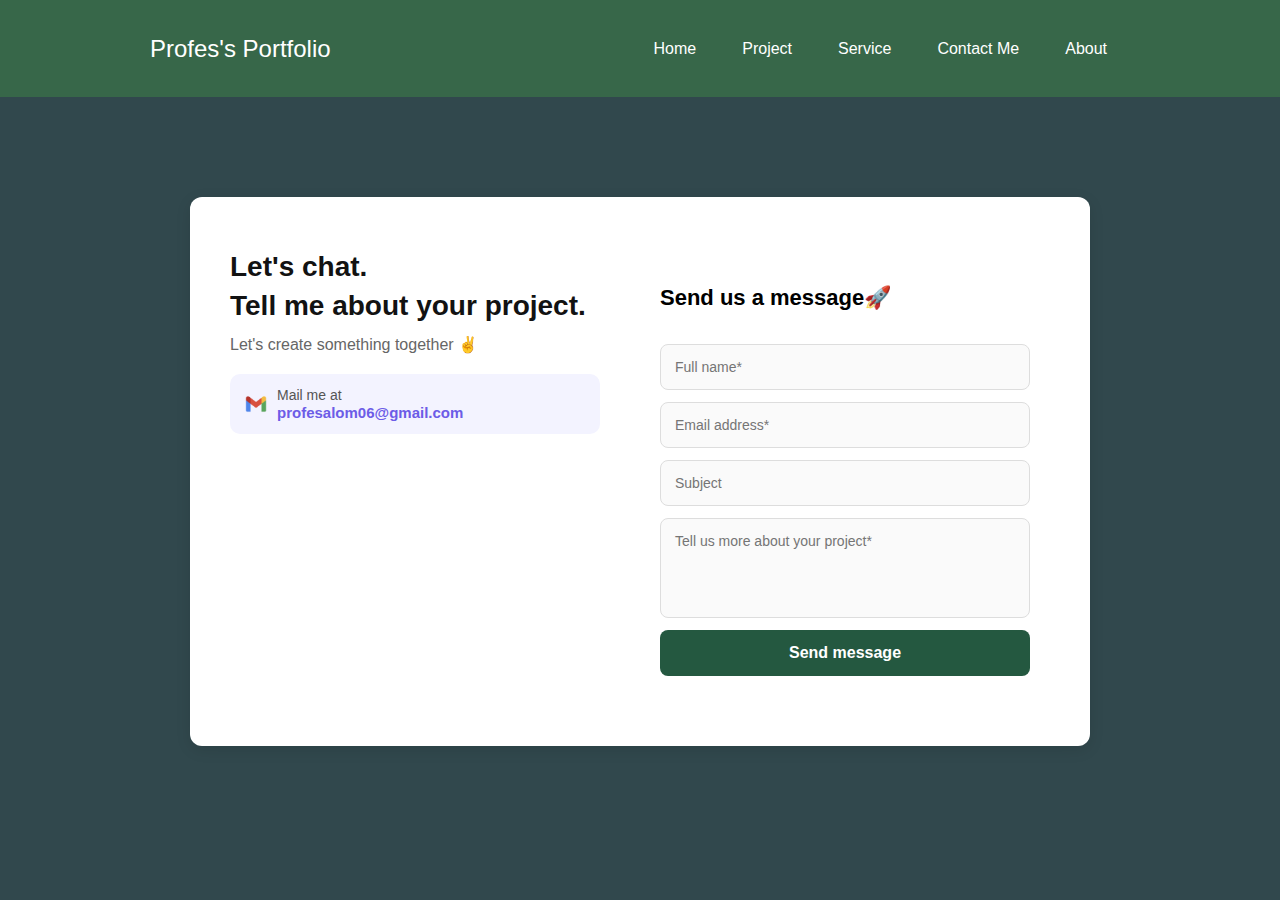
<file: contact.html>
<!DOCTYPE html>
<html lang="en">

<head>
    <meta charset="UTF-8">
    <meta name="viewport" content="width=device-width, initial-scale=1.0">
    <title>Contact Form</title>
    <link rel="stylesheet" href="contact.css">
</head>

<body>
    <header>
        <nav>
            <div class="left">Profes's Portfolio</div>
            <div class="right">
                <ul>
                    <li><a href="index.html">Home</a></li>
                    <li><a href="#project.html">Project</a></li>
                    <li><a href="service.html">Service</a></li>
                    <li><a href="contact.html">Contact Me </a></li>
                    <li><a href="about.html">About</a></li>
                </ul>
            </div>
        </nav>
    </header>

    <div class="container">
        <div class="left-section">
            <h1>Let's chat.<br>Tell me about your project.</h1>
            <p>Let's create something together ✌️</p>
            <div class="email-box">
                <img src="email.png" alt="Email Icon">
                <div>
                    <span>Mail me at</span><br>
                    <a href="profesalom06@gmail.com">profesalom06@gmail.com</a>
                </div>
            </div>
        </div>

        <div class="right-section">
            ...
            <h2 class="message-heading">Send us a message🚀</h2>
            ... <form>
                <input type="text" placeholder="Full name*" required>
                <input type="email" placeholder="Email address*" required>
                <input type="text" placeholder="Subject">
                <textarea placeholder="Tell us more about your project*" required></textarea>
                <button type="submit">Send message</button>
            </form>
        </div>
    </div>

</body>

</html>
</file>
<file: contact.css>
* {
    margin: 0;
    padding: 0;
    box-sizing: border-box;
    font-family: 'Poppins', sans-serif;
}

body {
    background-color: rgb(49, 72, 77);
    color: white;
}

nav {
    display: flex;
    justify-content: space-around;
    align-items: center;
    height: 97px;
    background-color: rgb(55, 103, 73);
}

nav ul {
    display: flex;
    justify-content: center;
}

nav ul li {
    list-style: none;
    margin: 0 23px;
}

nav ul li a {
    text-decoration: none;
    color: white;
}

nav ul li a:hover {
    color: rgb(128, 128, 185);
    font-size: 1.02rem;
}

main hr {
    border: 0;
    background: rgb(0, 47, 34);
    height: 1.2px;
    margin: 40px 84px;
}

.left {
    font-size: 1.5rem;
}

.firstSection {
    display: flex;
    justify-content: space-around;
    align-items: center;
    margin: 80px 0;
}

.firstSection > div {
    width: 30%;
}

.leftSection {
    font-size: 3rem;
}

.rightSection img {
    width: 100%;
    margin: 50px 0;
}

.purple {
    color: rgb(7, 127, 95);
}

#element {
    color: rgb(7, 127, 95);
}

.secondSection {
    max-width: 80vw;
    margin: auto;
}

.container {
    display: flex;
    max-width: 900px;
    background: white;
    padding: 50px 40px;
    border-radius: 12px;
    box-shadow: 0 4px 15px rgba(0, 0, 0, 0.1);
    gap: 40px;
    margin: 100px auto; /* Center the container */
}

.left-section {
    flex: 1;
}

.left-section h1 {
    font-size: 28px;
    color: #121212;
    font-weight: bold;
    line-height: 1.4;
}

.left-section p {
    font-size: 16px;
    margin-top: 10px;
    color: #666;
}

.email-box {
    display: flex;
    align-items: center;
    background: #f3f3ff;
    padding: 12px 15px;
    border-radius: 10px;
    margin-top: 20px;
    gap: 10px;
}

.email-box img {
    width: 22px;
}

.email-box span {
    font-size: 14px;
    color: #555;
}

.email-box a {
    text-decoration: none;
    color: #6c5ce7;
    font-weight: bold;
    font-size: 15px;
}

.right-section {
    flex: 1;
    background: white;
    padding: 20px;
    border-radius: 10px;
}

.right-section h2 {
    font-size: 22px;
    margin-bottom: 15px;
}

.message-heading {
    color: black;
}

form {
    display: flex;
    flex-direction: column;
    gap: 12px;
}

input, textarea {
    width: 100%;
    padding: 14px;
    border: 1px solid #ddd;
    border-radius: 8px;
    font-size: 14px;
    background: #fafafa;
}

textarea {
    height: 100px;
    resize: none;
}

button {
    background: #245840;
    color: white;
    padding: 14px;
    border: none;
    border-radius: 8px;
    font-size: 16px;
    cursor: pointer;
    transition: 0.3s;
    font-weight: bold;
}

button:hover {
    background: #574bdb;
}

/* Responsive Design */
@media (max-width: 768px) {
    .container {
        flex-direction: column;
        text-align: center;
        padding: 30px;
    }

    .email-box {
        justify-content: center;
    }
}
</file>
